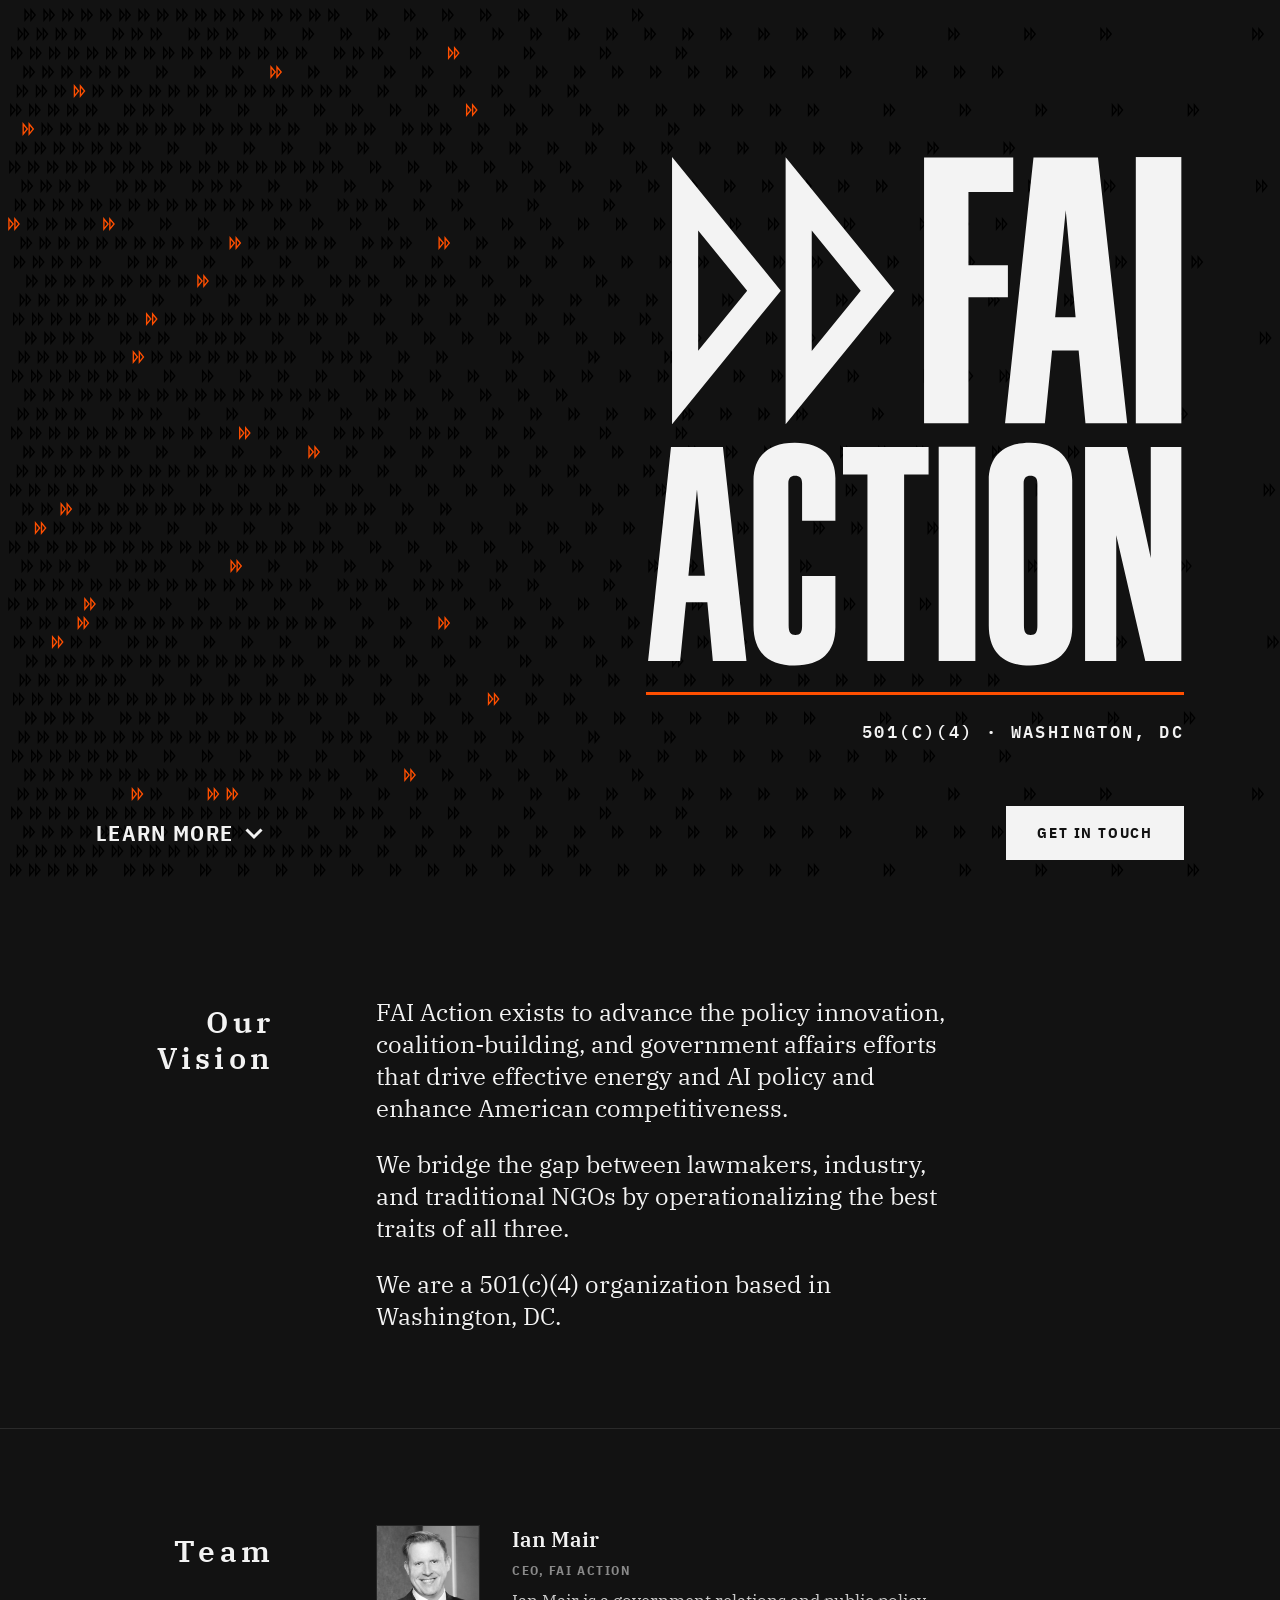
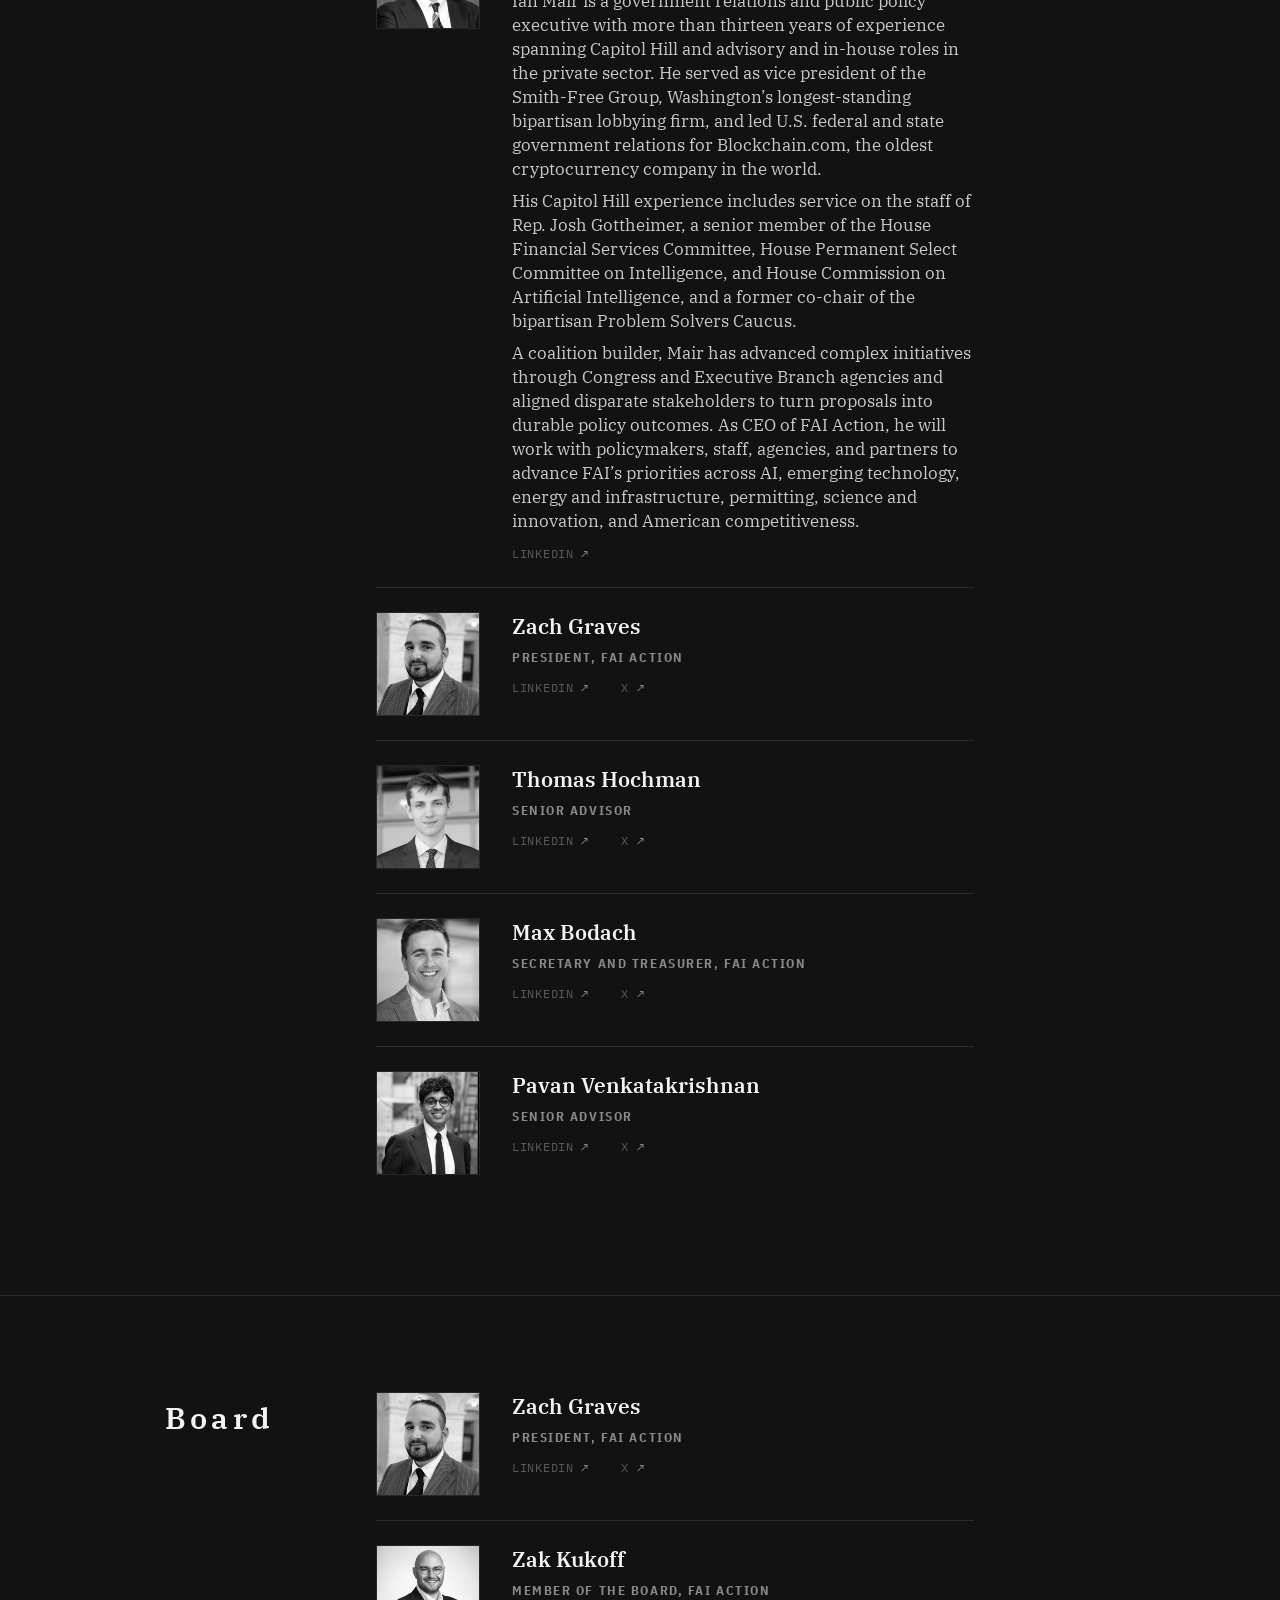
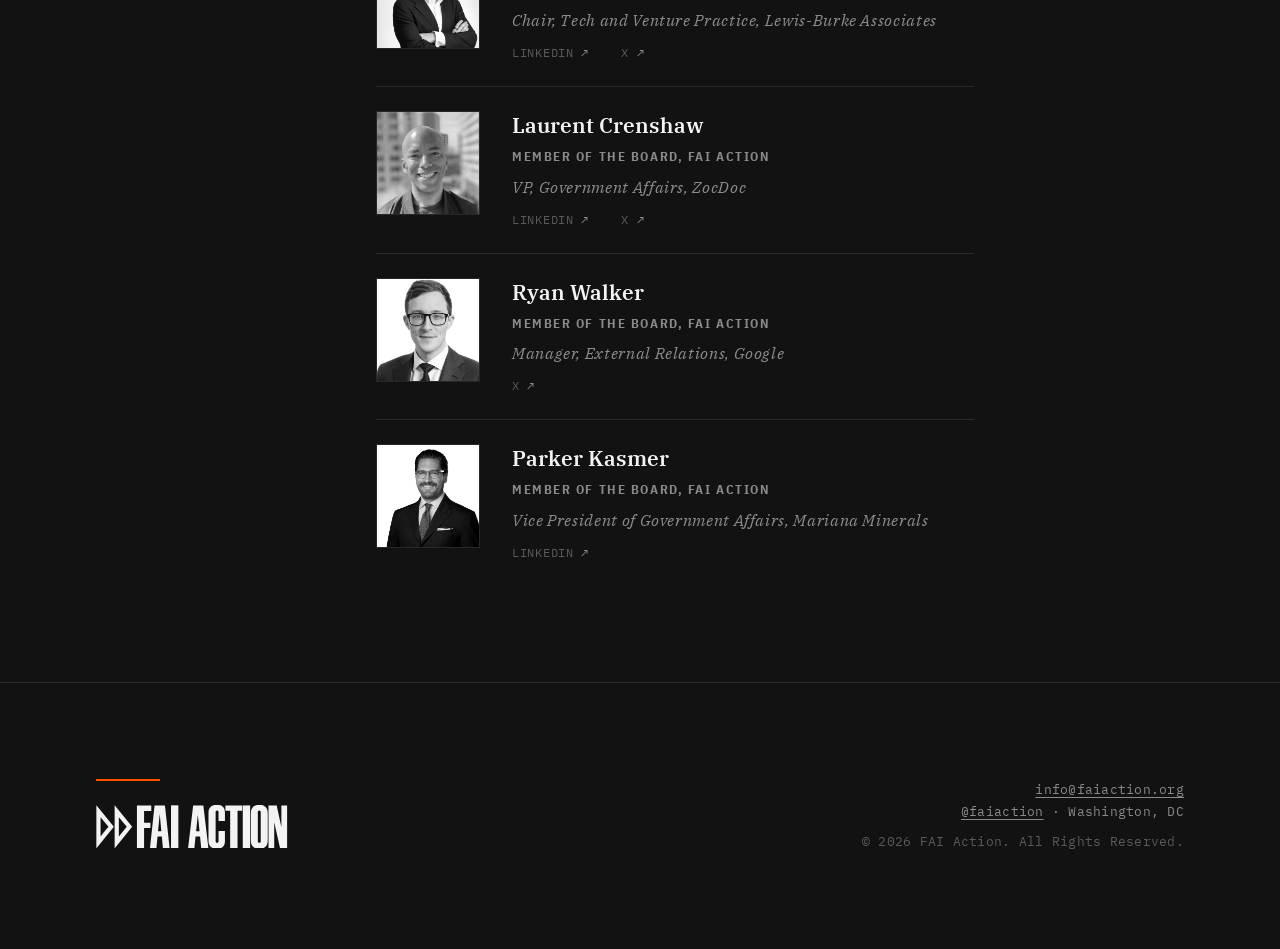
<file: index.html>
<!doctype html>
<html lang="en">
<head>
  <meta charset="utf-8" />
  <meta name="viewport" content="width=device-width, initial-scale=1" />
  <title>FAI Action</title>
  <meta name="description" content="FAI Action — the 501(c)(4) affiliate of the Foundation for American Innovation." />
  <meta name="theme-color" content="#121212" />
  <link rel="icon" type="image/svg+xml" href="./assets/favicon.svg" />
  <link rel="preconnect" href="https://fonts.googleapis.com" />
  <link rel="preconnect" href="https://fonts.gstatic.com" crossorigin />
  <link href="https://fonts.googleapis.com/css2?family=IBM+Plex+Mono:wght@400;500;600;700&family=IBM+Plex+Sans:wght@400;500;600&family=IBM+Plex+Sans+Condensed:wght@600;700&family=IBM+Plex+Serif:ital,wght@0,400;0,500;0,600;1,400&display=swap" rel="stylesheet" />
  <link rel="stylesheet" href="./styles.css" />
</head>
<body>
  <!-- ============ SPLASH ============ -->
  <header class="splash spread">
    <img class="splash__texture" src="./assets/splash-field.svg" alt="" aria-hidden="true" />
    <div class="wrap">      <div class="splash__inner">
        <!-- Official drawn stacked lockup (composited, never re-typed) -->
        <svg class="splash__mark" viewBox="0 0 586 559" role="img" aria-label="FAI Action" xmlns="http://www.w3.org/2000/svg">
          <path class="fill" d="M28.39,2.31l118.57,145.6L28.39,293.51V2.31ZM110.26,147.91l-53.42-65.6v131.2l53.42-65.6Z"/>
          <path class="fill" d="M152.21,2.32l118.58,145.59-118.58,145.6V2.32ZM234.09,147.91l-53.43-65.6v131.21l53.43-65.61h0Z"/>
          <polygon class="fill" points="400.28 2.67 400.28 40.34 351.48 40.34 351.48 120.25 394.49 120.25 394.49 155.03 351.48 155.03 351.48 292.48 303.1 292.48 303.1 2.67 400.28 2.67"/>
          <path class="fill" d="M492.69,2.67l31.84,289.81h-45.49l-7.44-79.49h-28.95l-7.86,79.49h-43.42L422.39,2.67h70.3ZM468.29,176.97l-10.75-116.75-11.58,116.75h22.33Z"/>
          <rect class="fill" x="533.92" y="2.25" width="49.63" height="290.23"/>
          <path class="fill" d="M83.86,318.36l25.65,233.19h-36.64l-6-63.96h-23.32l-6.33,63.96H2.25l24.98-233.19h56.63ZM64.21,458.61l-8.66-93.94-9.33,93.94h17.99Z"/>
          <path class="fill" d="M206.45,458.94v55.96c0,26.99-15.32,41.64-44.3,41.64s-44.97-14.65-44.97-43.64v-158.23c0-23.65,13.66-40.97,44.97-40.97s44.3,16.65,44.3,38.31v46.63h-36.31v-40.64c0-5.99-2.66-8.32-7.66-8.32-4.66,0-7.33,2.66-7.33,8.32l.34,154.9c0,7.33,1.99,10.33,7.32,10.33,5.67,0,7.33-3.33,7.33-10.33v-53.96h36.31Z"/>
          <polygon class="fill" points="308.01 318.36 308.01 348.34 281.36 348.34 281.36 551.55 241.39 551.55 241.39 348.34 214.74 348.34 214.74 318.36 308.01 318.36"/>
          <rect class="fill" x="319.05" y="318.03" width="39.97" height="233.52"/>
          <path class="fill" d="M464.61,354.67v160.23c0,26.99-16.99,41.64-45.97,41.64s-44.98-14.65-44.98-43.64v-158.23c0-23.65,13.66-40.97,44.98-40.97s45.97,19.32,45.97,40.97h0ZM426.63,512.9v-154.9c0-5.99-2.66-8.32-7.66-8.32-4.67,0-7.33,2.66-7.33,8.32l.33,154.9c0,7.33,2,10.33,7.33,10.33,5.66,0,7.33-3.33,7.33-10.33h0Z"/>
          <polygon class="fill" points="583.55 318.36 583.55 551.55 544.24 551.55 512.59 414.63 512.59 551.55 478.61 551.55 478.61 318.36 524.25 318.36 550.23 439.28 550.23 318.36 583.55 318.36"/>
        </svg>
        <hr class="signal" />
        <p class="splash__subtitle" id="subtitle"></p>
      </div>
      <div class="splash__actions">
        <a class="splash__learn" href="#about" aria-label="Learn more — scroll past the splash">
          <span>Learn more</span>
          <svg viewBox="0 0 12 14" aria-hidden="true" fill="none" stroke="currentColor" stroke-width="2"><path d="M1 5l5 5 5-5"/></svg>
        </a>
        <a class="btn-touch" href="mailto:info@faiaction.org?subject=Learn%20more%20about%20FAI%20Action">Get in Touch</a>
      </div>
    </div>
  </header>

  <!-- ============ DOCUMENT ============ -->
  <main>
    <section class="spread doc-spread" id="about">
      <div class="wrap">        <div class="grid">
          <div class="band reveal">
            <div class="section__rail col-rail"><span class="rail-label" id="about-label">About</span></div>
            <div class="section__body col-body">
              <p class="lead" id="about-lead"></p>
              <div class="about__body" id="about-body"></div>
            </div>
          </div>
        </div>
      </div>
    </section>

    <section class="spread doc-spread" id="group-0">
      <div class="wrap">        <div class="grid">
          <div class="band reveal">
            <div class="section__rail col-rail"><span class="rail-label" id="group-0-label">Team</span></div>
            <div class="section__body col-body">
              <div class="staff__list" id="group-0-list"></div>
            </div>
          </div>
        </div>
      </div>
    </section>

    <section class="spread doc-spread" id="group-1">
      <div class="wrap">        <div class="grid">
          <div class="band reveal">
            <div class="section__rail col-rail"><span class="rail-label" id="group-1-label">Board</span></div>
            <div class="section__body col-body">
              <div class="staff__list" id="group-1-list"></div>
            </div>
          </div>
        </div>
      </div>
    </section>
  </main>

  <!-- ============ FOOTER ============ -->
  <footer class="spread footer-spread">
    <div class="wrap">      <div class="grid">
        <div class="band">
          <div class="col-rail"><hr class="footer__rule" /><svg class="footer__lockup" viewBox="0 0 370.286 81.009" role="img" aria-label="FAI Action" xmlns="http://www.w3.org/2000/svg"><g fill="#f3f3f3" fill-rule="evenodd"><path d="M0.654 0.631l32.425 39.813L0.654 80.256V0.631ZM23.042 40.444L8.434 22.507v35.874s14.609-17.938 14.608-17.937Z"/><path d="M34.514 0.634l32.428 39.81-32.428 39.812s0-79.622 0-79.622ZM56.905 40.444l-14.611-17.937v35.877l14.611-17.94h0Z"/><polygon points="102.354 0.73 102.354 11.031 89.008 11.031 89.008 32.881 100.769 32.881 100.769 42.391 89.008 42.391 89.008 79.974 75.777 79.974 75.777 0.73 102.354 0.73"/><path d="M127.624 0.73l8.707 79.244h-12.44l-2.035-21.735h-7.916l-2.149 21.735h-11.875L108.399 0.73h19.225ZM120.952 48.39l-2.94-31.923-3.167 31.923h6.107Z"/><rect x="138.899" y="0.615" width="13.572" height="79.36"/><path d="M179.842 0.801h18.925l9.349 79.291h-13.291l-2.141-21.623h-8.335l-2.253 21.623h-11.604L179.842 0.801ZM191.67 48.554l-2.928-28.719h-0.452l-2.929 28.719h6.309Z"/><path d="M224.18 69.953c1.69 0 2.704-1.351 2.704-3.492v-18.47h11.828v19.596c0 8.558-5.631 13.628-14.869 13.629s-15.544-5.293-15.544-13.29V13.302c0-8.334 6.082-13.628 15.544-13.628s14.869 5.07 14.869 13.628v16.105h-11.828v-15.541c0-2.141-1.015-3.491-2.704-3.492s-2.704 1.351-2.705 3.492v52.597c0 2.141 1.015 3.491 2.705 3.493h0Z"/><path d="M248.42 10.71h-8.786V0.801h31.202v9.912h-8.787v69.379h-13.629V10.71h0Z"/><path d="M271.749 0.801h13.629v79.291h-13.629V0.801h0Z"/><path d="M302.331-0.326c10.25 0 15.656 5.406 15.656 15.431v50.68c0 10.024-5.406 15.43-15.656 15.431s-15.656-5.406-15.656-15.431V15.105c0-10.024 5.406-15.43 15.656-15.431ZM302.331 69.953c1.69 0 2.704-1.351 2.705-3.492V13.866c0-2.141-1.015-3.491-2.705-3.492s-2.704 1.351-2.705 3.492v52.597c0 2.141 1.015 3.491 2.705 3.493h0Z"/><path d="M319.384 0.801h15.207l8.336 38.855h0.339V0.801h10.589v79.291h-13.067l-10.476-46.853h-0.34v46.853h-10.588V0.801h0Z"/></g></svg></div>
          <div class="footer__contact col-wide" id="footer-contact"></div>
        </div>
      </div>
    </div>
  </footer>

  <script src="./app.js"></script>
</body>
</html>
</file>
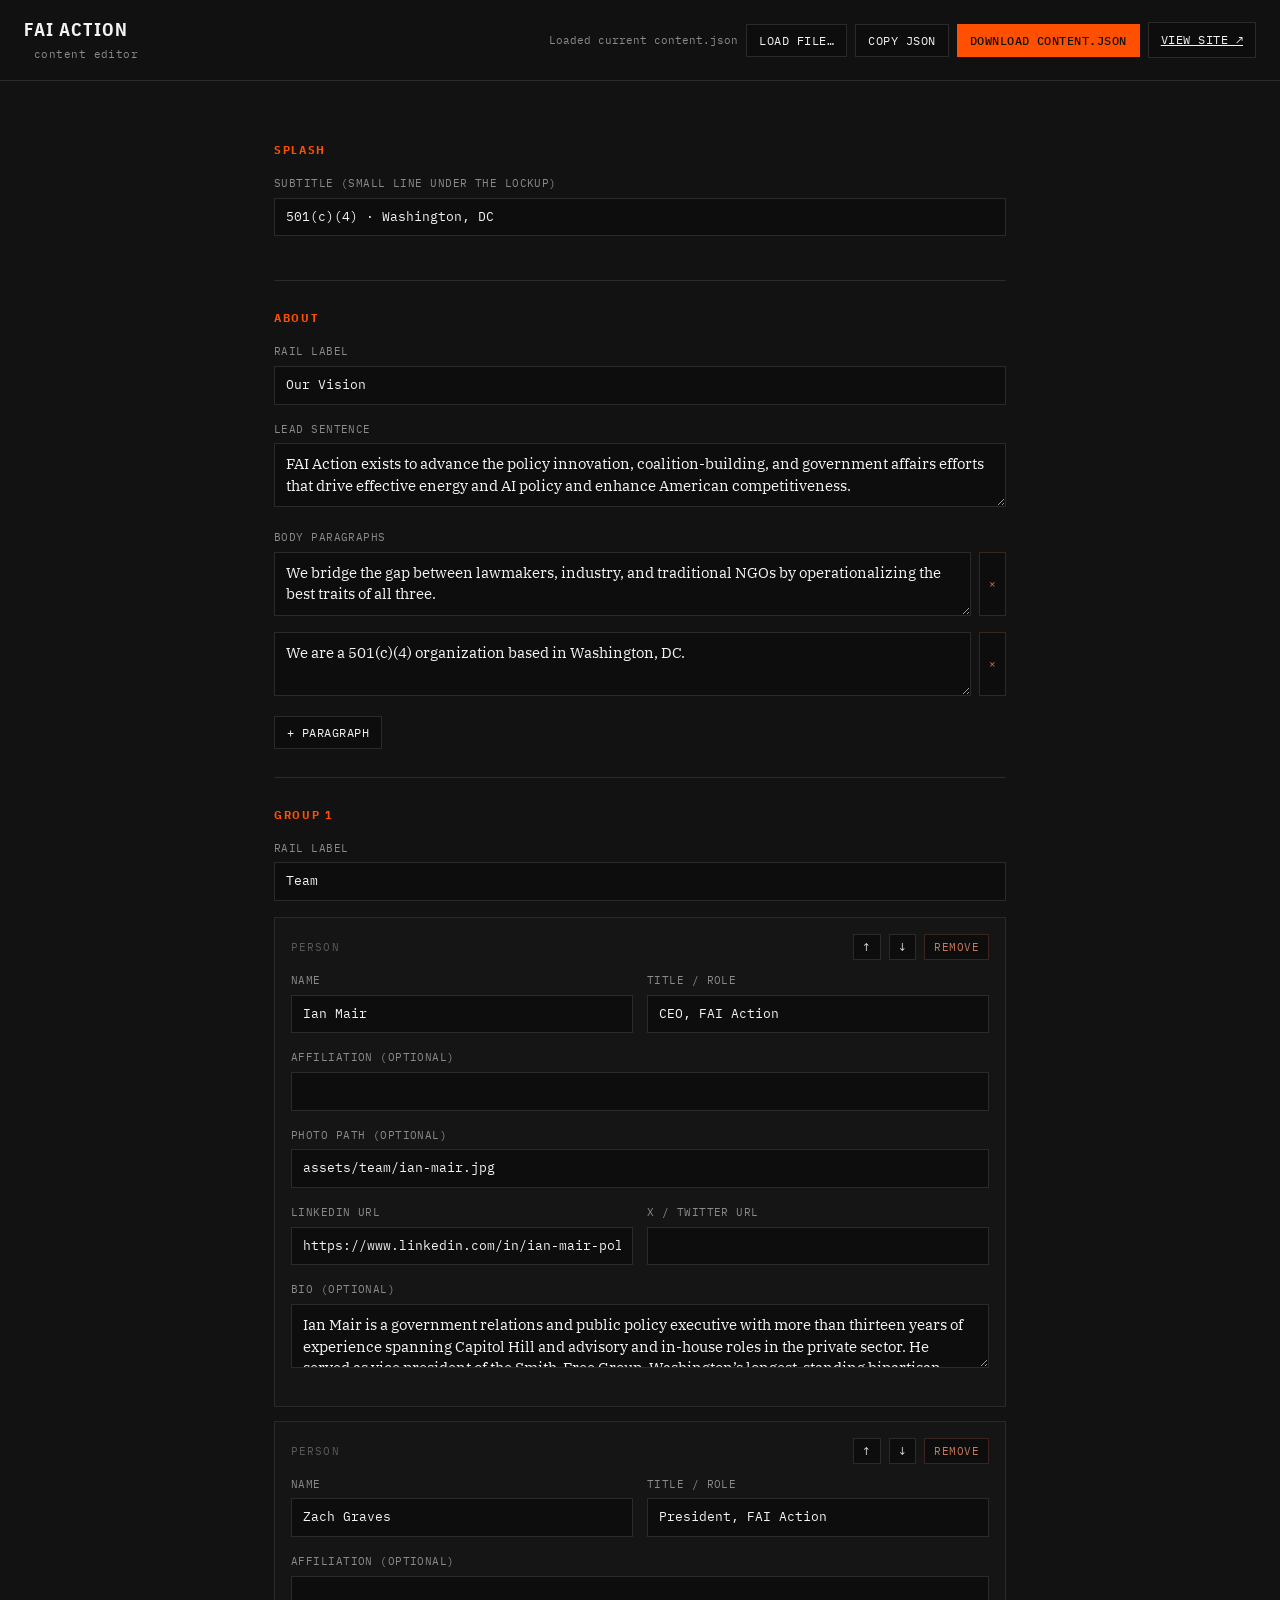
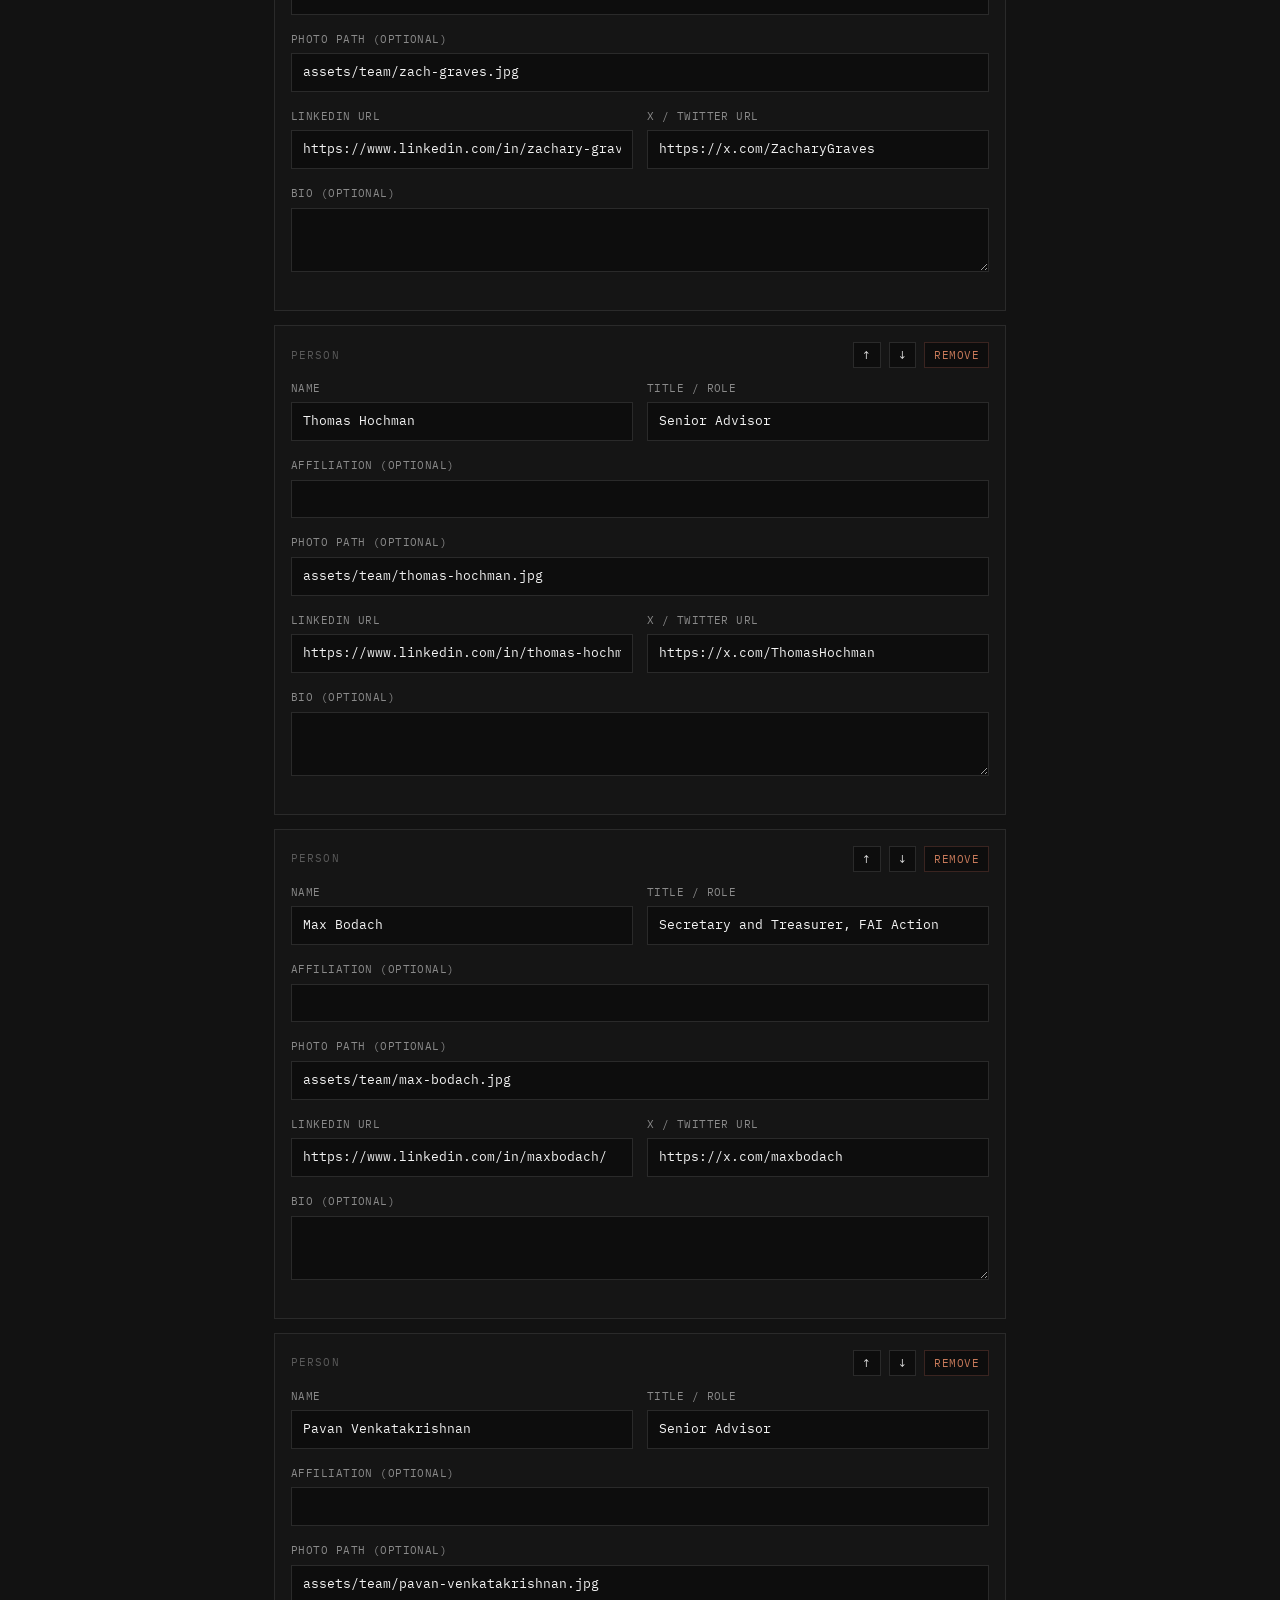
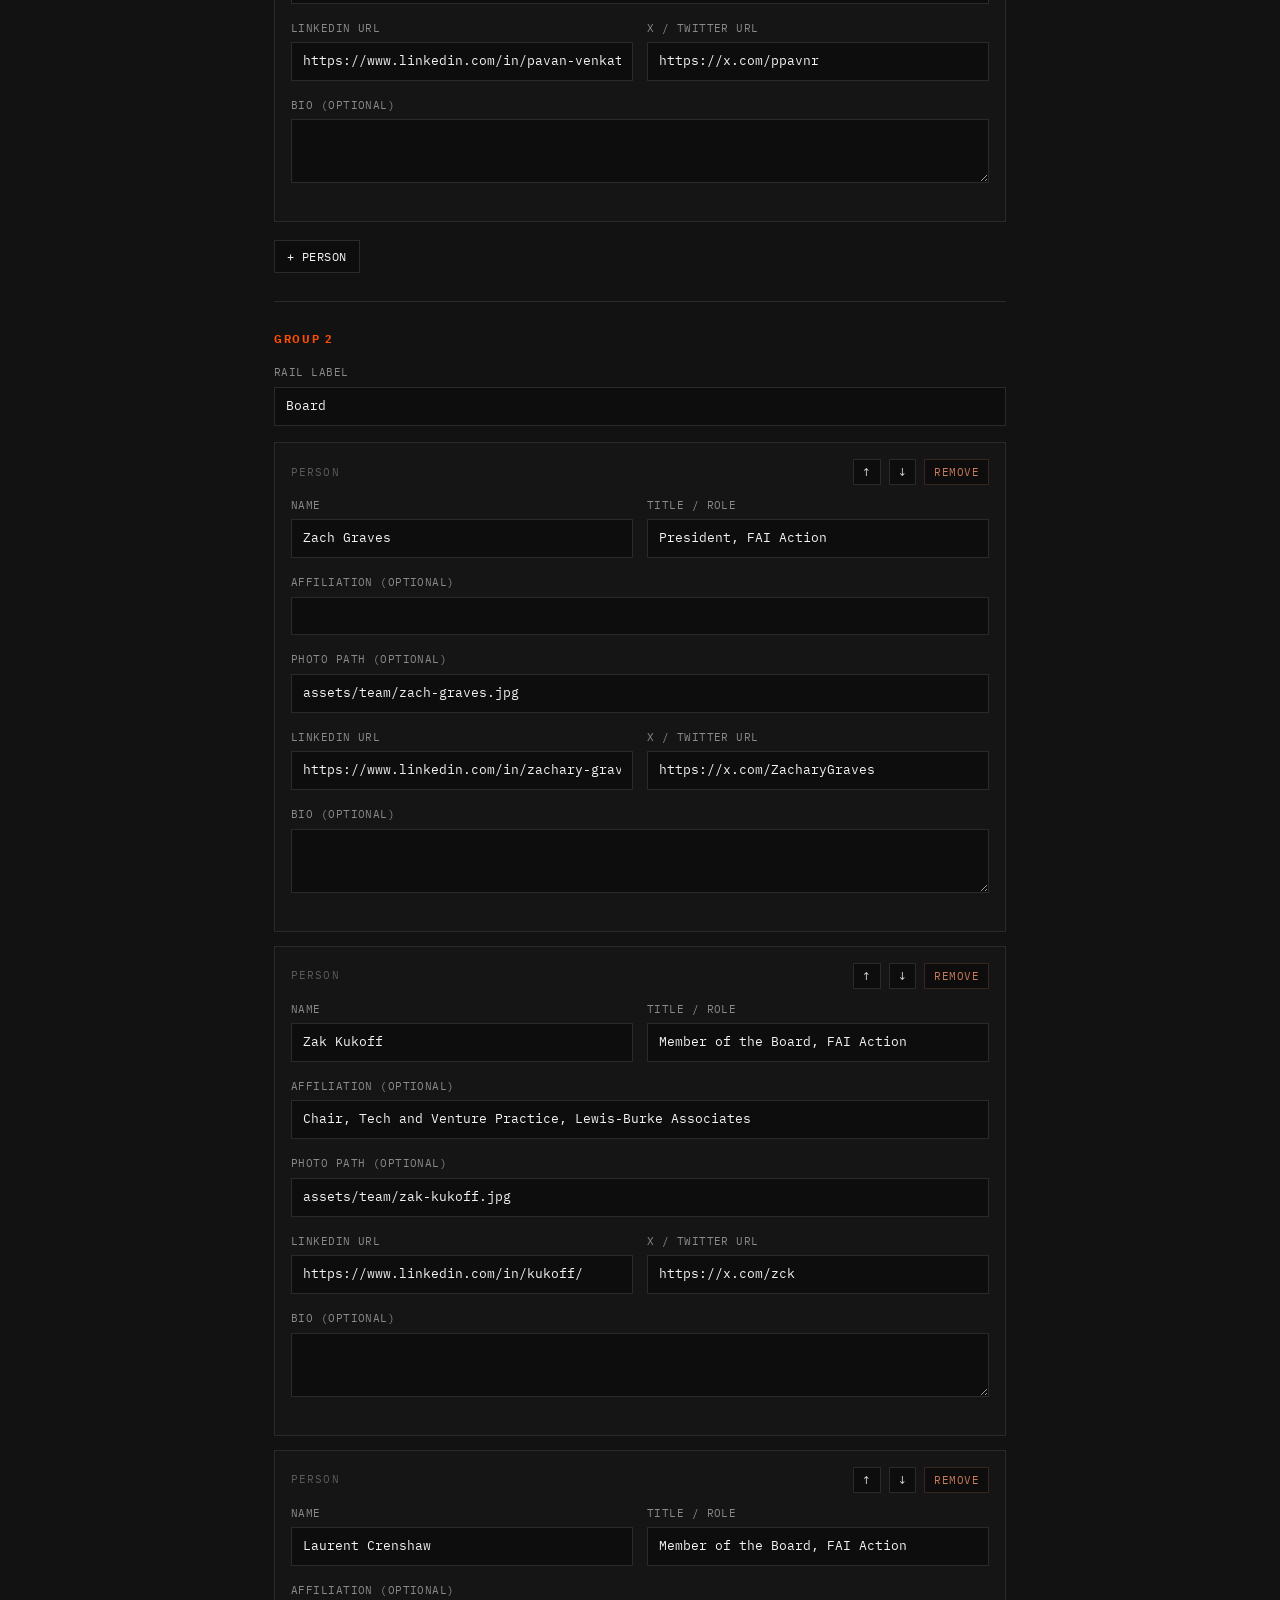
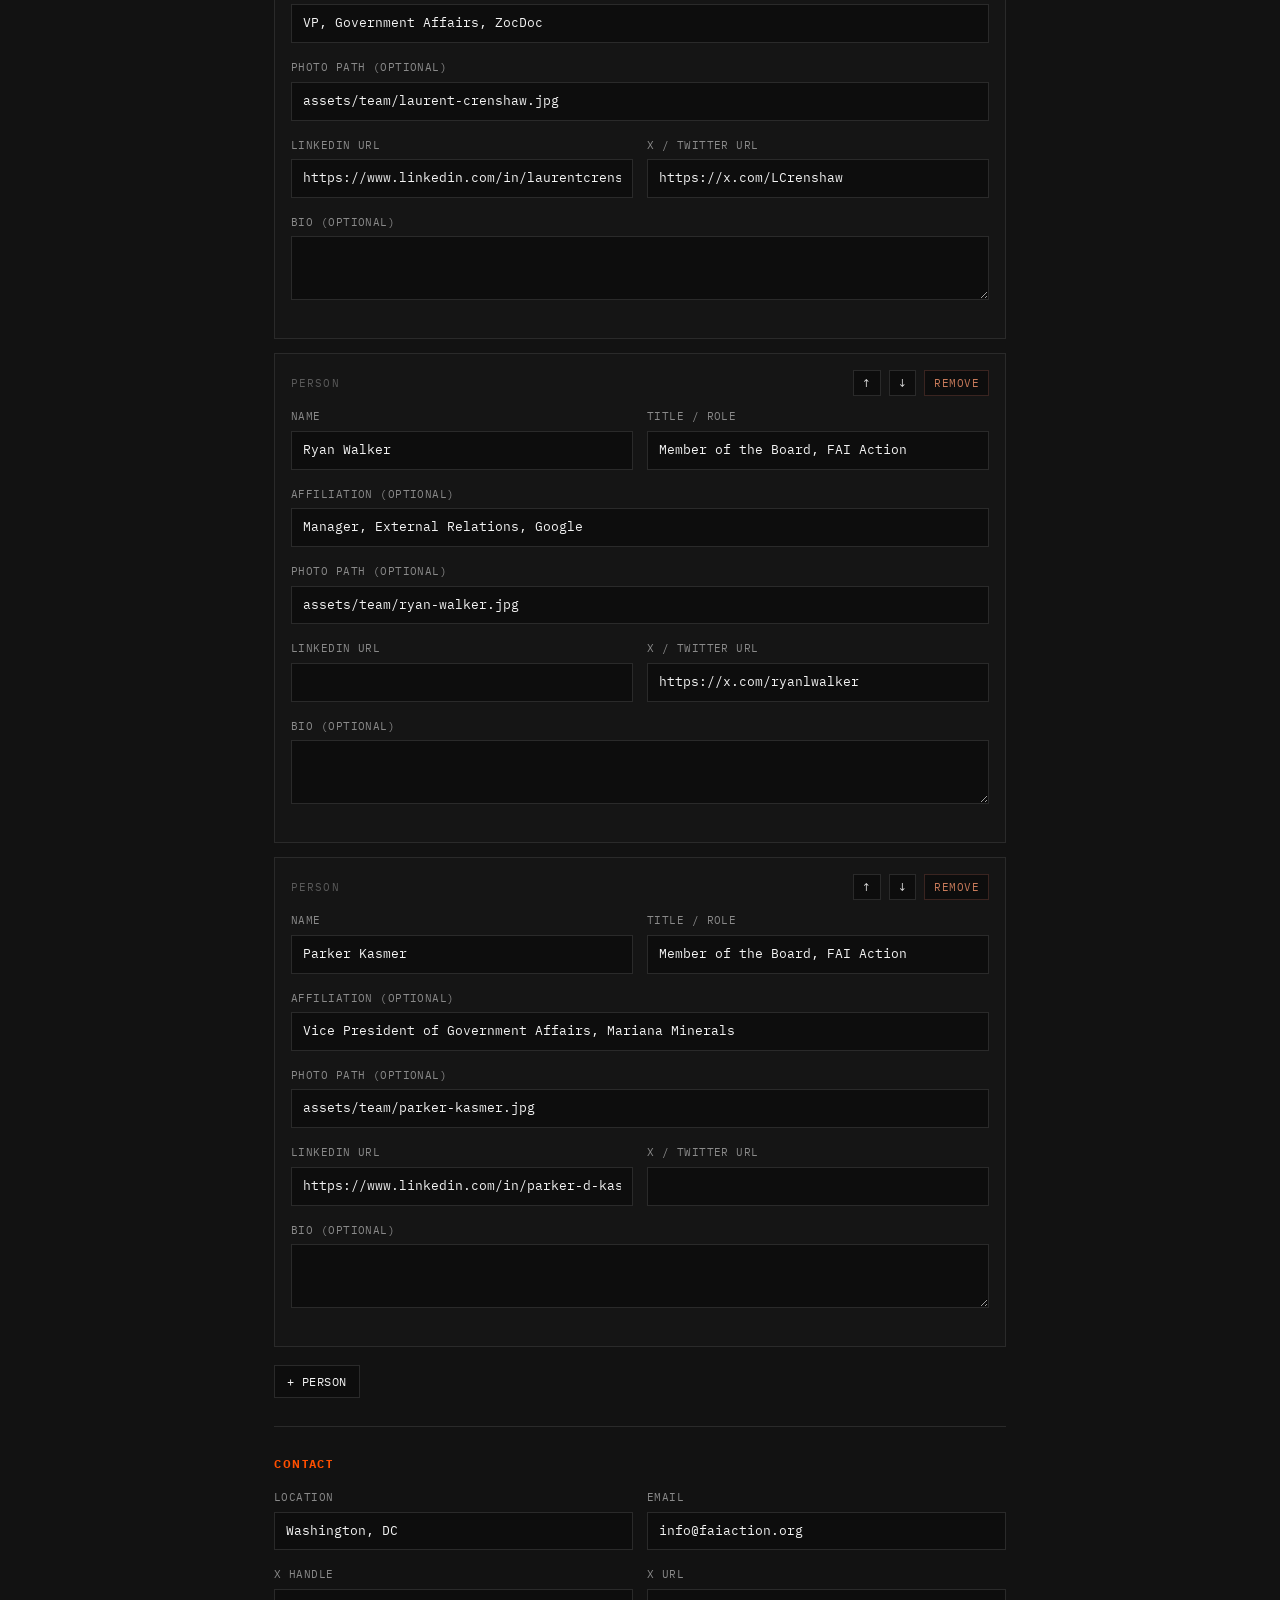
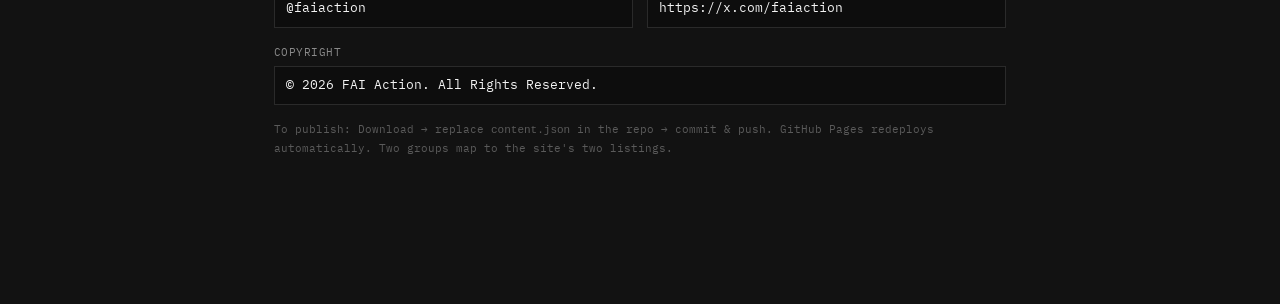
<file: admin/index.html>
<!doctype html>
<html lang="en">
<head>
<meta charset="utf-8" />
<meta name="viewport" content="width=device-width, initial-scale=1" />
<title>FAI Action · Content Editor</title>
<link rel="icon" type="image/svg+xml" href="../assets/favicon.svg" />
<link rel="preconnect" href="https://fonts.googleapis.com" />
<link rel="preconnect" href="https://fonts.gstatic.com" crossorigin />
<link href="https://fonts.googleapis.com/css2?family=IBM+Plex+Mono:wght@400;500&family=IBM+Plex+Sans:wght@400;500;600&family=IBM+Plex+Sans+Condensed:wght@700&family=IBM+Plex+Serif:wght@400;600&display=swap" rel="stylesheet" />
<style>
  :root{ --cod:#121212; --graphite:#1a1a1a; --iron:#2a2a2a; --ash:#5a5a5a; --pewter:#8a8a8a; --smoke:#f3f3f3; --orange:#ff4f00;
    --mono:"IBM Plex Mono",ui-monospace,monospace; --sans:"IBM Plex Sans",system-ui,sans-serif; --cond:"IBM Plex Sans Condensed","Arial Narrow",sans-serif; --serif:"IBM Plex Serif",Georgia,serif; }
  *{box-sizing:border-box}
  html,body{overflow-x:clip}
  body{margin:0;background:var(--cod);color:var(--smoke);font-family:var(--sans);font-size:14px;line-height:1.5}
  a{color:inherit}
  .bar{position:sticky;top:0;z-index:5;display:flex;align-items:center;justify-content:space-between;gap:16px;flex-wrap:wrap;
    padding:16px 24px;background:rgba(18,18,18,.92);backdrop-filter:blur(6px);border-bottom:1px solid var(--iron)}
  .bar h1{font-family:var(--cond);font-weight:700;text-transform:uppercase;letter-spacing:.06em;font-size:18px;margin:0}
  .bar .sub{font-family:var(--mono);font-size:11px;color:var(--pewter);letter-spacing:.04em;margin-left:10px}
  .actions{display:flex;gap:8px;flex-wrap:wrap;align-items:center}
  button,.btn{font-family:var(--mono);font-size:12px;letter-spacing:.04em;text-transform:uppercase;background:#0d0d0d;color:var(--smoke);
    border:1px solid var(--iron);padding:8px 12px;cursor:pointer}
  button:hover,.btn:hover{border-color:var(--orange)}
  button.primary{background:var(--orange);color:var(--cod);border-color:var(--orange);font-weight:500}
  main{max-width:780px;margin:0 auto;padding:32px 24px 120px}
  .grp{border-top:1px solid var(--iron);padding:28px 0}
  .grp:first-child{border-top:0}
  .glabel{font-family:var(--cond);font-weight:700;text-transform:uppercase;letter-spacing:.14em;font-size:12px;color:var(--orange);margin:0 0 16px}
  label{display:block;font-family:var(--mono);font-size:11px;letter-spacing:.04em;text-transform:uppercase;color:var(--pewter);margin:0 0 6px}
  input,textarea{width:100%;background:#0d0d0d;color:var(--smoke);border:1px solid var(--iron);font-family:var(--serif);font-size:15px;padding:9px 11px;line-height:1.45}
  input{font-family:var(--mono);font-size:13px}
  textarea{resize:vertical;min-height:64px}
  .field{margin:0 0 16px}
  .row2{display:grid;grid-template-columns:1fr 1fr;gap:14px}
  .repeat-item{border:1px solid var(--iron);padding:16px;margin:0 0 14px;background:#151515}
  .repeat-head{display:flex;align-items:center;justify-content:space-between;margin:0 0 12px}
  .repeat-head .n{font-family:var(--mono);font-size:11px;color:var(--ash);letter-spacing:.1em;text-transform:uppercase}
  .mini{font-size:11px;padding:5px 9px}
  .mini.x{border-color:#3a2420;color:#c87a5a}
  .mini.x:hover{border-color:var(--orange);color:var(--orange)}
  .add{margin-top:4px}
  .hint{font-family:var(--mono);font-size:11px;color:var(--ash);line-height:1.6;margin:8px 0 0}
  .status{font-family:var(--mono);font-size:11px;color:var(--pewter)}
</style>
</head>
<body>
  <div class="bar">
    <div><h1>FAI Action</h1><span class="sub">content editor</span></div>
    <div class="actions">
      <span class="status" id="status"></span>
      <button id="load">Load file…</button>
      <input type="file" id="file" accept="application/json,.json" hidden />
      <button id="copy">Copy JSON</button>
      <button class="primary" id="download">Download content.json</button>
      <a class="btn" href="../" target="_blank" rel="noopener">View site ↗</a>
    </div>
  </div>

  <main>
    <section class="grp">
      <p class="glabel">Splash</p>
      <div class="field"><label>Subtitle (small line under the lockup)</label><input id="f-subtitle" /></div>
    </section>

    <section class="grp">
      <p class="glabel">About</p>
      <div class="field"><label>Rail label</label><input id="f-about-label" placeholder="Our Vision" /></div>
      <div class="field"><label>Lead sentence</label><textarea id="f-about-lead"></textarea></div>
      <label>Body paragraphs</label>
      <div id="paragraphs"></div>
      <button class="add" id="add-para">+ Paragraph</button>
    </section>

    <section class="grp" data-group="0">
      <p class="glabel">Group 1</p>
      <div class="field"><label>Rail label</label><input class="g-label" placeholder="Team" /></div>
      <div class="people"></div>
      <button class="add add-person">+ Person</button>
    </section>

    <section class="grp" data-group="1">
      <p class="glabel">Group 2</p>
      <div class="field"><label>Rail label</label><input class="g-label" placeholder="Board" /></div>
      <div class="people"></div>
      <button class="add add-person">+ Person</button>
    </section>

    <section class="grp">
      <p class="glabel">Contact</p>
      <div class="row2">
        <div class="field"><label>Location</label><input id="f-location" /></div>
        <div class="field"><label>Email</label><input id="f-email" /></div>
      </div>
      <div class="row2">
        <div class="field"><label>X handle</label><input id="f-x" /></div>
        <div class="field"><label>X URL</label><input id="f-xUrl" /></div>
      </div>
      <div class="field"><label>Copyright</label><input id="f-copyright" /></div>
      <p class="hint">To publish: Download → replace <code>content.json</code> in the repo → commit &amp; push. GitHub Pages redeploys automatically. Two groups map to the site's two listings.</p>
    </section>
  </main>

<script>
const $ = (id) => document.getElementById(id);
const status = (m) => { $("status").textContent = m; };

function paragraphRow(text = "") {
  const wrap = document.createElement("div");
  wrap.className = "field"; wrap.style.display = "flex"; wrap.style.gap = "8px";
  const ta = document.createElement("textarea"); ta.value = text; ta.className = "para";
  const rm = document.createElement("button"); rm.className = "mini x"; rm.textContent = "×"; rm.title = "Remove";
  rm.onclick = () => wrap.remove();
  wrap.append(ta, rm);
  return wrap;
}

function personRow(p = {}) {
  const item = document.createElement("div");
  item.className = "repeat-item personItem";
  const head = document.createElement("div"); head.className = "repeat-head";
  const n = document.createElement("span"); n.className = "n"; n.textContent = "Person";
  const ctrls = document.createElement("div"); ctrls.className = "actions";
  const up = document.createElement("button"); up.className = "mini"; up.textContent = "↑";
  const dn = document.createElement("button"); dn.className = "mini"; dn.textContent = "↓";
  const rm = document.createElement("button"); rm.className = "mini x"; rm.textContent = "Remove";
  up.onclick = () => { const pv = item.previousElementSibling; if (pv) item.parentNode.insertBefore(item, pv); };
  dn.onclick = () => { const nx = item.nextElementSibling; if (nx) item.parentNode.insertBefore(nx, item); };
  rm.onclick = () => item.remove();
  ctrls.append(up, dn, rm); head.append(n, ctrls);
  const mk = (label, key, val, type) => {
    const f = document.createElement("div"); f.className = "field";
    const l = document.createElement("label"); l.textContent = label;
    const inp = document.createElement(type === "area" ? "textarea" : "input"); inp.dataset.k = key; inp.value = val || "";
    f.append(l, inp); return f;
  };
  const r2 = document.createElement("div"); r2.className = "row2";
  r2.append(mk("Name", "name", p.name), mk("Title / role", "title", p.title));
  const r3 = document.createElement("div"); r3.className = "row2";
  r3.append(mk("LinkedIn URL", "linkedin", p.linkedin), mk("X / Twitter URL", "twitter", p.twitter));
  const bioVal = Array.isArray(p.bio) ? p.bio.join("\n\n") : p.bio;
  item.append(head, r2, mk("Affiliation (optional)", "org", p.org), mk("Photo path (optional)", "photo", p.photo), r3, mk("Bio (optional)", "bio", bioVal, "area"));
  return item;
}

function groupSection(i) { return document.querySelector('.grp[data-group="' + i + '"]'); }

function populate(c) {
  c = c || {};
  $("f-subtitle").value = (c.splash && c.splash.subtitle) || "";
  const a = c.about || {};
  $("f-about-label").value = a.label || "";
  $("f-about-lead").value = a.lead || "";
  const paras = $("paragraphs"); paras.replaceChildren();
  (a.body || [""]).forEach((p) => paras.append(paragraphRow(p)));

  [0, 1].forEach((i) => {
    const sec = groupSection(i); const g = (c.groups || [])[i] || {};
    sec.querySelector(".g-label").value = g.label || (i === 0 ? "Team" : "Board");
    const people = sec.querySelector(".people"); people.replaceChildren();
    (g.people || []).forEach((p) => people.append(personRow(p)));
  });

  const ct = c.contact || {};
  $("f-location").value = ct.location || "";
  $("f-email").value = ct.email || "";
  $("f-x").value = ct.x || "";
  $("f-xUrl").value = ct.xUrl || "";
  $("f-copyright").value = ct.copyright || "";
}

function collect() {
  const groups = [0, 1].map((i) => {
    const sec = groupSection(i);
    const people = [...sec.querySelectorAll(".personItem")].map((it) => {
      const get = (k) => { const e = it.querySelector('[data-k="' + k + '"]'); return e ? e.value.trim() : ""; };
      const o = { name: get("name"), title: get("title") };
      if (get("photo")) o.photo = get("photo");
      if (get("org")) o.org = get("org");
      if (get("linkedin")) o.linkedin = get("linkedin");
      if (get("twitter")) o.twitter = get("twitter");
      if (get("bio")) o.bio = get("bio");
      return o;
    }).filter((p) => p.name);
    return { label: sec.querySelector(".g-label").value.trim(), people };
  }).filter((g) => g.people.length);

  return {
    splash: { subtitle: $("f-subtitle").value.trim() },
    about: {
      label: $("f-about-label").value.trim(),
      lead: $("f-about-lead").value.trim(),
      body: [...document.querySelectorAll("#paragraphs .para")].map((t) => t.value.trim()).filter(Boolean),
    },
    groups,
    contact: {
      location: $("f-location").value.trim(),
      email: $("f-email").value.trim(),
      x: $("f-x").value.trim(),
      xUrl: $("f-xUrl").value.trim(),
      copyright: $("f-copyright").value.trim(),
    },
  };
}

$("add-para").onclick = () => $("paragraphs").append(paragraphRow(""));
document.querySelectorAll(".add-person").forEach((b) => b.onclick = () => b.parentNode.querySelector(".people").append(personRow({})));

$("download").onclick = () => {
  const blob = new Blob([JSON.stringify(collect(), null, 2) + "\n"], { type: "application/json" });
  const a = document.createElement("a"); a.href = URL.createObjectURL(blob); a.download = "content.json"; a.click();
  setTimeout(() => URL.revokeObjectURL(a.href), 1000); status("Downloaded content.json");
};
$("copy").onclick = async () => {
  try { await navigator.clipboard.writeText(JSON.stringify(collect(), null, 2)); status("Copied JSON to clipboard"); }
  catch { status("Copy failed — use Download"); }
};
$("load").onclick = () => $("file").click();
$("file").onchange = (e) => {
  const file = e.target.files[0]; if (!file) return;
  const r = new FileReader();
  r.onload = () => { try { populate(JSON.parse(r.result)); status("Loaded " + file.name); } catch { status("Invalid JSON"); } };
  r.readAsText(file);
};

fetch("../content.json", { cache: "no-cache" })
  .then((r) => { if (!r.ok) throw 0; return r.json(); })
  .then((c) => { populate(c); status("Loaded current content.json"); })
  .catch(() => { populate({ groups: [{ people: [{}] }, { people: [{}] }] }); status("Start fresh — or Load file to edit an existing content.json"); });
</script>
</body>
</html>
</file>
<file: styles.css>
/* FAI Action — landing site
 * Harmony · macrostructure: Letter (document-led, marginalia rail) · tone: austere/insider · anchor hue: International Orange (signal ≤4%)
 * Grid: IBM 2x / Müller-Brockmann — 16 columns · 32px gutters · 96px margins · 8px baseline. One source of truth.
 * Brand: FAI Action sub-brand (Cod Gray ground · Smoke White type · outlined double chevron · no display face · orange = signal not field)
 * pre-emit critique: P5 H5 E5 S5 R5 V4
 */

/* Schmalfette — wired in but DORMANT (FAI Action has no display face; available via --font-display / .display if ever needed) */
@font-face {
  font-family: "Schmalfette Grotesk";
  src: url("./assets/fonts/SchmalfetteGrotesk.woff2") format("woff2"),
       url("./assets/fonts/SchmalfetteGrotesk.woff") format("woff");
  font-weight: 700; font-style: normal; font-display: swap;
}

:root {
  /* ---- grid: one source of truth (IBM 2x) ---- */
  --cols: 16;
  --bl: 8px;          /* baseline unit */
  --lh: 24px;         /* leading = 3 × baseline */
  --gutter: 32px;
  --margin: 96px;
  --pad: 96px;        /* spread top/bottom padding (× baseline) */
  --maxw: 1312px;     /* Carbon xlg */

  /* ---- palette — FAI Action ---- */
  --cod-gray: #121212;
  --graphite: #1e1e1e;
  --iron: #2a2a2a;
  --ash: #5a5a5a;
  --pewter: #8a8a8a;
  --mute: #c8c8c8;
  --smoke: #f3f3f3;
  --bone: #ede6d6;
  --white: #ffffff;
  --orange: #ff4f00;

  /* ---- type ---- */
  --font-serif: "IBM Plex Serif", Georgia, serif;
  --font-sans: "IBM Plex Sans", system-ui, sans-serif;
  --font-cond: "IBM Plex Sans Condensed", "Arial Narrow", sans-serif;
  --font-mono: "IBM Plex Mono", ui-monospace, Menlo, monospace;
  --font-display: "Schmalfette Grotesk", "IBM Plex Sans Condensed", "Arial Narrow", sans-serif;

  --measure: 38rem;
  --ease-out: cubic-bezier(0.16, 1, 0.3, 1);
}

* { box-sizing: border-box; }
html, body { overflow-x: clip; }
html { -webkit-text-size-adjust: 100%; scroll-behavior: smooth; }
body {
  margin: 0;
  background: var(--cod-gray);
  color: var(--smoke);
  font-family: var(--font-serif);
  font-size: 18px;
  line-height: 1.5;
  -webkit-font-smoothing: antialiased;
  text-rendering: optimizeLegibility;
}
a { color: inherit; text-decoration: none; }

/* dormant display utility (Schmalfette) — present, not used by default */
.display { font-family: var(--font-display); text-transform: uppercase; letter-spacing: 0.015em; }

/* ============ GRID SCAFFOLD (one source of truth) ============ */
.spread { position: relative; width: 100%; }
.wrap { position: relative; max-width: var(--maxw); margin: 0 auto; padding: var(--pad) var(--margin); }
.grid {
  display: grid;
  grid-template-columns: repeat(var(--cols), minmax(0, 1fr));
  column-gap: var(--gutter);
  row-gap: var(--lh);
}
.band {
  grid-column: 1 / -1;
  display: grid;
  grid-template-columns: subgrid;
  column-gap: var(--gutter);
  align-items: start;
}
@supports not (grid-template-columns: subgrid) {
  .band { grid-template-columns: repeat(var(--cols), minmax(0, 1fr)); }
}
/* column-line placements (the page's structural fingerprint) */
.col-rail { grid-column: 1 / 4; }     /* cols 1–3  — the marginalia rail */
.col-body { grid-column: 5 / 14; }    /* cols 5–13 — the reading column  */
.col-wide { grid-column: 5 / 17; }    /* cols 5–16 — wide content        */

/* ============ shared ============ */
.rail-label { font-family: var(--font-serif); font-weight: 600; font-size: 30px; line-height: 36px; letter-spacing: 0.14em; color: var(--smoke); }
.signal { height: 3px; width: 100%; background: var(--orange); border: 0; margin: 0; }

/* ============ SPLASH ============ */
.splash { min-height: 100svh; overflow: hidden; }
.splash__texture { position: absolute; inset: 0; width: 100%; height: 100%; z-index: 0; pointer-events: none; object-fit: cover; object-position: left top; }
.splash .wrap { min-height: 100svh; display: flex; flex-direction: column; align-items: flex-end; justify-content: center; }
.splash__inner { position: relative; z-index: 2; max-width: 100%; display: flex; flex-direction: column; align-items: flex-end; text-align: right; gap: var(--lh); }
.splash__mark { max-width: 100%; }
.splash__mark { width: clamp(300px, 42vw, 600px); height: auto; display: block; }
.splash__mark .fill { fill: var(--smoke); }
.splash__subtitle { font-family: var(--font-mono); font-weight: 600; font-size: 17px; letter-spacing: 0.14em; text-transform: uppercase; color: var(--smoke); margin: 0; }
/* actions — float in at the bottom-left; "Learn more" scrolls the page off the splash */
.splash__actions {
  position: absolute; left: var(--margin); right: var(--margin); bottom: 40px; z-index: 2;
  display: flex; flex-wrap: wrap; align-items: center; justify-content: space-between; gap: var(--gutter) var(--margin);
  animation: floatIn 0.7s var(--ease-out) 0.5s both;
}
.btn-touch {
  display: inline-flex; align-items: center;
  font-family: var(--font-cond); font-weight: 700; font-size: 15px; letter-spacing: 0.12em; text-transform: uppercase;
  color: var(--cod-gray); background: var(--smoke); border: 1px solid var(--smoke); padding: 15px 30px;
  transition: background 0.2s var(--ease-out), border-color 0.2s var(--ease-out);
}
.btn-touch:hover { background: #ffffff; border-color: #ffffff; }
.splash__learn {
  display: inline-flex; align-items: center; gap: 12px;
  font-family: var(--font-cond); font-weight: 700; font-size: 22px; letter-spacing: 0.06em; text-transform: uppercase; color: var(--smoke);
  transition: color 0.2s var(--ease-out);
}
.splash__learn svg { width: 18px; height: 21px; animation: bob 2.4s var(--ease-out) infinite; }
.splash__learn:hover { color: var(--orange); }
@keyframes bob { 0%, 100% { transform: translateY(0); } 50% { transform: translateY(4px); } }
@keyframes floatIn { from { opacity: 0; transform: translateY(16px); } to { opacity: 1; transform: none; } }

/* ============ DOCUMENT ============ */
.doc-spread .wrap { border-top: 1px solid var(--iron); }
#about .wrap { border-top: 0; }
.section__rail { padding-top: var(--bl); text-align: right; }

/* about — uniform serif, smoke (matches Paper) */
.lead { font-size: 24px; line-height: 32px; color: var(--smoke); margin: 0 0 var(--lh); }
.about__body p { font-size: 24px; line-height: 32px; color: var(--smoke); margin: 0 0 var(--lh); }
.about__body p:last-child { margin-bottom: 0; }

/* staff */
.staff__list { display: flex; flex-direction: column; }
.staff__item { display: grid; grid-template-columns: 104px minmax(0, 1fr); gap: var(--gutter); align-items: start; padding: var(--lh) 0; border-top: 1px solid var(--iron); }
.staff__photo { width: 104px; height: 104px; object-fit: cover; border: 1px solid var(--iron); display: block; filter: grayscale(1) contrast(1.03); transition: filter 0.3s var(--ease-out); }
.staff__item:hover .staff__photo { filter: none; }
.staff__content { min-width: 0; }
.staff__item:first-child { border-top: 0; padding-top: 0; }
.staff__name { font-size: 21px; line-height: 28px; font-weight: 600; color: var(--smoke); margin: 0; grid-column: 1; }
.staff__title { font-family: var(--font-cond); font-weight: 700; font-size: 13px; letter-spacing: 0.12em; text-transform: uppercase; color: var(--pewter); margin: var(--bl) 0 0; grid-column: 1; }
.staff__org { font-family: var(--font-serif); font-style: italic; font-size: 16px; line-height: var(--lh); letter-spacing: 0.04em; color: var(--pewter); margin: var(--bl) 0 0; }
.staff__bio { color: var(--mute); font-size: 17px; line-height: var(--lh); margin: var(--bl) 0 0; max-width: var(--measure); }
.staff__links { display: flex; gap: var(--gutter); margin-top: 12px; font-family: var(--font-mono); font-size: 12px; letter-spacing: 0.06em; text-transform: uppercase; }
.staff__links a { color: var(--ash); text-decoration: none; transition: color 0.15s var(--ease-out); }
.staff__links a::after { content: " \2197"; color: var(--pewter); }
.staff__links a:hover, .staff__links a:hover::after { color: var(--orange); }
.staff__email { grid-column: 2; grid-row: 1 / span 3; font-family: var(--font-mono); font-size: 13px; color: var(--ash); text-decoration: underline; text-underline-offset: 3px; white-space: nowrap; transition: color 0.15s var(--ease-out); }
.staff__email:hover { color: var(--orange); }

/* ============ FOOTER ============ */
.footer-spread .wrap { border-top: 1px solid var(--iron); }
.footer__rule { height: 2px; width: 64px; background: var(--orange); border: 0; margin: 0 0 var(--lh); }
.footer__org { font-family: var(--font-cond); font-weight: 700; font-size: 13px; letter-spacing: 0.14em; text-transform: uppercase; color: var(--ash); }
.footer__lockup { width: 200px; height: auto; display: block; }
.footer__contact { font-family: var(--font-mono); font-size: 13px; line-height: 1.7; color: var(--pewter); letter-spacing: 0.02em; text-align: right; }
.footer__contact a { text-decoration: underline; text-underline-offset: 3px; transition: color 0.15s var(--ease-out); }
.footer__contact a:hover { color: var(--orange); }
.footer__copy { color: var(--ash); margin-top: var(--bl); }

/* ============ focus / reveal ============ */
:focus-visible { outline: 2px solid var(--orange); outline-offset: 2px; }
.reveal { opacity: 0; transform: translateY(12px); transition: opacity 0.6s var(--ease-out), transform 0.6s var(--ease-out); }
.reveal.is-in { opacity: 1; transform: none; }
@media (prefers-reduced-motion: reduce) {
  html { scroll-behavior: auto; }
  .reveal { opacity: 1; transform: none; transition: none; }
  .splash__learn svg { animation: none; }
  .splash__actions { animation: none; }
}

/* ============ RESPONSIVE (Carbon: collapse the 16-col field) ============ */
@media (max-width: 1056px) { :root { --margin: 48px; --pad: 64px; } }
@media (max-width: 672px) {
  :root { --margin: 16px; --pad: 48px; }
  .col-rail, .col-body, .col-wide { grid-column: 1 / -1; }
  .grid { grid-template-columns: 1fr; column-gap: 0; }
  .band { grid-template-columns: 1fr; column-gap: 0; row-gap: var(--bl); }
  .section__rail { padding-top: 0; padding-bottom: var(--bl); text-align: left; }
  .lead, .about__body p { font-size: 21px; line-height: 30px; }
  .staff__item { grid-template-columns: 64px minmax(0, 1fr); gap: 16px; }
  .staff__photo { width: 64px; height: 64px; }
  .splash__texture { object-position: 70% center; }
  .splash__mark { width: min(72vw, 300px); }
}
</file>
